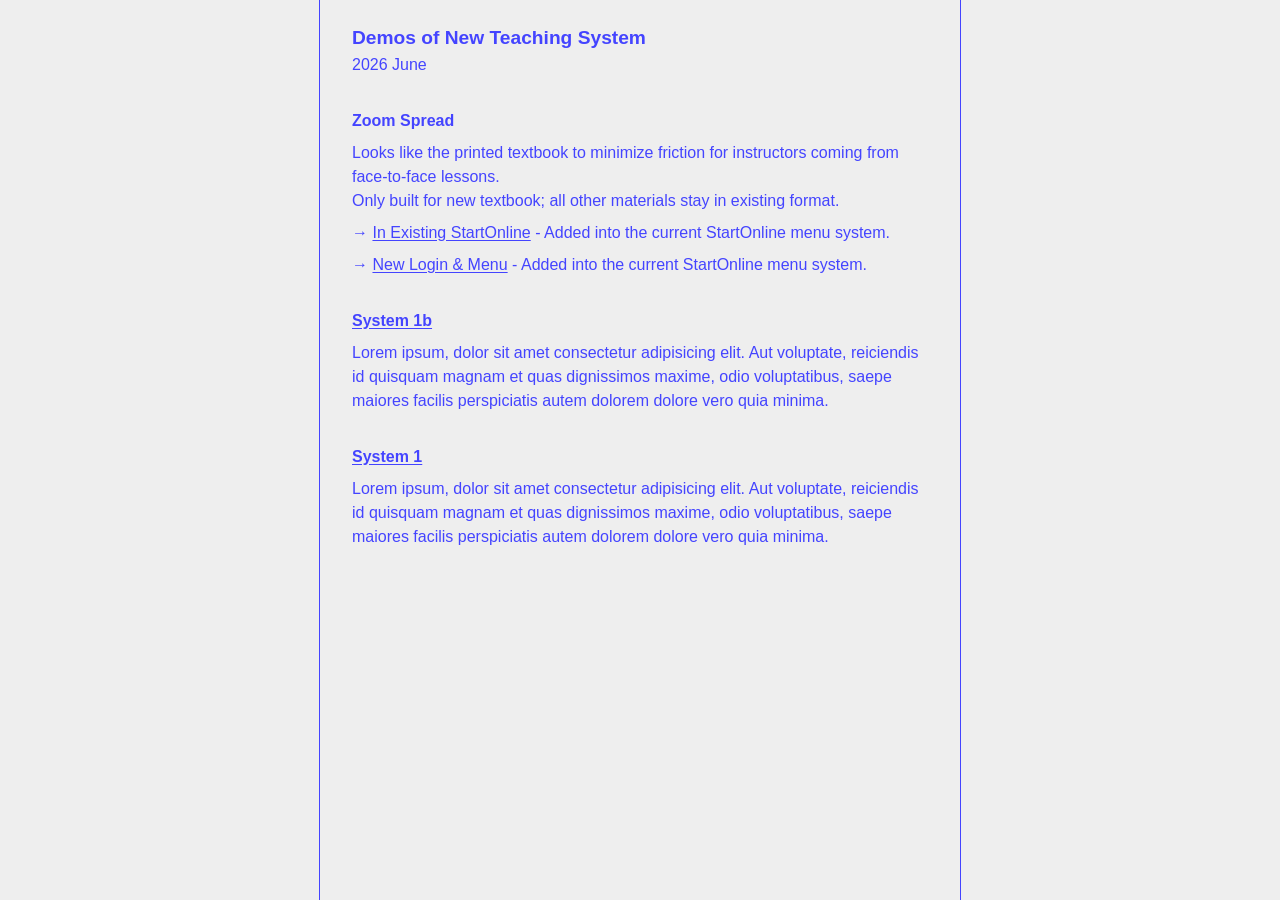
<file: index.html>
<!doctype html>
<html lang="en" translate="no">
<head>
  <meta charset="utf-8">
  <meta name="viewport" content="width=device-width, initial-scale=1.0">
  <meta name="google" content="notranslate">

  <title>New Teaching System</title>

  <link href="./_assets/css/top.css" rel="stylesheet" type="text/css">
  <script src="./_assets/js/main.js" type="module"></script>
</head>
<body>
  <main>
    <header>
      <h1>Demos of New Teaching System</h1>
      <p>2026 June</p>
    </header>

    <article>
      <h2>Zoom Spread</h2>
      <p>
        Looks like the printed textbook to minimize friction for instructors coming from face-to-face lessons.
        <br>
        Only built for new textbook; all other materials stay in existing format.
      </p>
      <p>&rarr; <a href="./system1/menu1/login.html">In Existing StartOnline</a> - Added into the current StartOnline menu system.</p>
      <p>&rarr; <a href="./system1/menu2/login.html">New Login &amp; Menu</a> - Added into the current StartOnline menu system.</p>
      <!--<p>Applying the 'zooming 2-page spread' idea into .</p>-->
    </article>

    <article>
      <h2><a href="./system1/">System 1b</a></h2>
      <p>Lorem ipsum, dolor sit amet consectetur adipisicing elit. Aut voluptate, reiciendis id quisquam magnam et quas dignissimos maxime, odio voluptatibus, saepe maiores facilis perspiciatis autem dolorem dolore vero quia minima.</p>
    </article>

    <article>
      <h2><a href="./system1/">System 1</a></h2>
      <p>Lorem ipsum, dolor sit amet consectetur adipisicing elit. Aut voluptate, reiciendis id quisquam magnam et quas dignissimos maxime, odio voluptatibus, saepe maiores facilis perspiciatis autem dolorem dolore vero quia minima.</p>
    </article>

  </main>
</body>
</html>
</file>
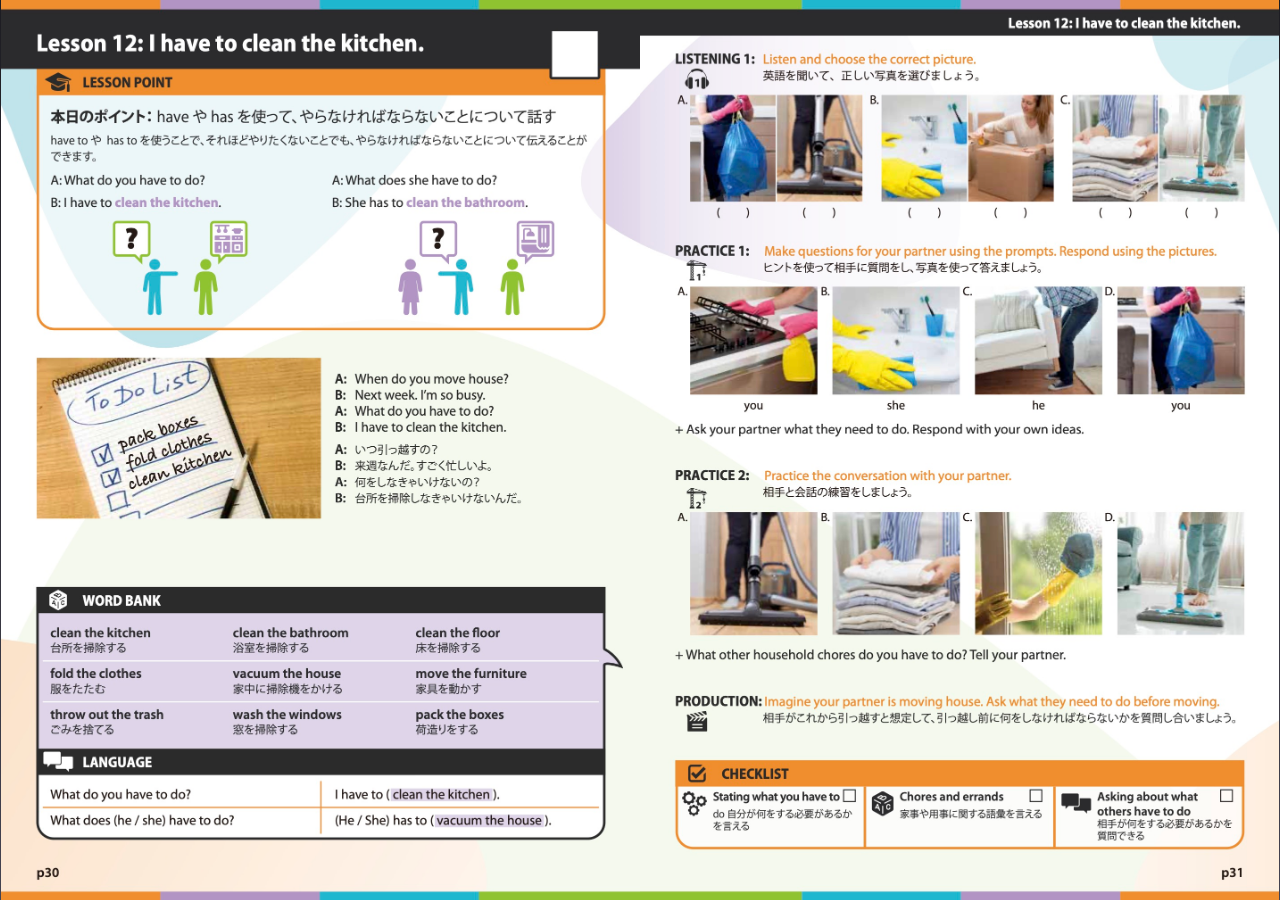
<file: system1/lesson/index.html>
<!DOCTYPE html>
<html lang="en" translate="no">
<head>
  <meta charset="utf-8">
  <meta name="viewport" content="width=device-width, initial-scale=1.0">
  <meta name="google" content="notranslate">

  <title>NTP</title>

  <!--<link href="./styles.css" rel="stylesheet" type="text/css">-->
  <!--<script src="./main.js" type="module"></script>-->
  <style>

    :root {
      /*--aspect-w: 16;*/
      /*--aspect-h: 10;*/

      /* Aspect ratio 88:125 based on 176x250 (w x h) which I think was a portrait A4 page */
      --aspect-w: 125;
      --aspect-h: 88;
      --aspect: var(--aspect-w) / var(--aspect-h);
      --aspect-invert: var(--aspect-h) / var(--aspect-w);

      --zoom: 1;
      --zoom-x: 50%;
      --zoom-y: 50%;
    }

    html {
      font-family: -system-ui, -apple-system, BlinkMacSystemFont, segoe ui, Roboto, Helvetica, Arial, apple color emoji, segoe ui emoji, segoe ui symbol, sans-serif;
      font-size: 16px;
    }

    body {
      margin: 0;
      padding: 0;
      width: 100vw;
      height: 100vh;
      overflow: hidden;


      display: flex;
      flex-direction: column;
      align-items: center;
      justify-content: center;

      background-image: linear-gradient(0deg, #0008, #000c);
      background-color: #d8d5ff;
    }

    #container {
      width: 100%;
      position: relative;

      display: flex;
      flex-direction: column;
      align-items: center;
      justify-content: center;

      container-type: inline-size;

      width: 100%;
      aspect-ratio: var(--aspect);
      max-width: calc(100vh * var(--aspect));

      transition: scale 800ms cubic-bezier(0.4, 0, 0.2, 1);
      /*scale: 2;*/
      transform-origin: var(--zoom-x) var(--zoom-y);
      scale: var(--zoom);
    }

    #spread {
      width: 100%;
      /*height: 100%;*/
      /*position: absolute;*/
      display: flex;
      flex-direction: row;
      box-shadow: 0 0 2em 2em #0005;
      position: relative;
      z-index: 1;
    }

    #spread img {
      display: block;
      overflow: hidden;
      height: 100%;
      flex: 50% 0 0;
      object-fit: cover;
    }

    #overlays {
      position: absolute;
      top: 0;
      left: 0;
      width: 100%;
      height: 100%;
      z-index: 2;

      font-family: 'Myriad Pro', sans-serif;
      color: #fff;
      font-size: 1cqw;
    }

    #zones {
      width: 100%;
      height: 100%;
      /*box-shadow: inset 0 0 0 2px red;*/
      display: flex;
      flex-direction: row;
    }

    .zone-column {
      flex: 50% 0 0;
      display: flex;
      flex-direction: column;
      /*box-shadow: inset 0 0 0 2px blue;*/
    }

    .zone {
      /*box-shadow: inset 0 0 0 2px green;*/
      width: 100%;
      cursor: pointer;
    }
    .zone:hover {
      /*background-color: #0f03;*/
      box-shadow: 0 0 0 2px #ff0;
    }

    #zone-header   { flex: 5.3em 0 0; }
    #zone-point    { flex: 21.6em 0 0; }
    #zone-conv     { flex: 16.7em 0 0; }
    #zone-wordbank { flex: 24.5em 0 0; }

    #zone-listening1 { flex: 18em 0 0; }
    #zone-practice1  { flex: 17.5em 0 0; }
    #zone-practice2  { flex: 17.5em 0 0; }
    #zone-production { flex: 6em 0 0; }

  </style>
</head>
<body>
  <div id="container">
    <div id="spread">
      <img src="./img/L12-P1-200.jpg" alt="Page 1" width="1432" height="2023"">
      <img src="./img/L12-P2-200.jpg" alt="Page 2" width="1432" height="2023"">
    </div>
    <div id="overlays">
      <div id="zones">
        <div class="zone-column column-left" id="page1">
          <div class="zone" id="zone-header"></div>
          <div class="zone" id="zone-point"></div>
          <div class="zone" id="zone-conv"></div>
          <div class="zone" id="zone-wordbank"></div>
        </div>
        <div class="zone-column column-right" id="page2">
          <div class="zone" id="zone-listening1"></div>
          <div class="zone" id="zone-practice1"></div>
          <div class="zone" id="zone-practice2"></div>
          <div class="zone" id="zone-production"></div>
        </div>
      </div>
      <!--<p class="title">Hello</p>-->
    </div>
  </div>

  <script>

    const log = console.log;

    const allZones = document.querySelectorAll('.zone');
    allZones.forEach(zone => zone.addEventListener('click', zoneClick));

    let zoom = 1;
    const zoomLimits = { min: 1, max: 3 };

    function zoneClick(event) {
      log(event);
      const zone = event.currentTarget;
      log(zone.parentNode);
      const rect = zone.getBoundingClientRect();
      // const center = { x: rect.x + (rect.width/2), y: rect.y + (rect.height/2) }
      const center = { x: rect.x, y: rect.y }
      log(center)
      const x =
        zone.parentNode.classList.contains('column-left')  ? '0%' :
        zone.parentNode.classList.contains('column-right') ? '100%' :
        0;

      // document.documentElement.style.setProperty('--zoom-x', `${center.x}px`);
      document.documentElement.style.setProperty('--zoom-x', x);
      document.documentElement.style.setProperty('--zoom-y', `${center.y}px`);

      zoomLevel(1);
    }

    document.body.addEventListener('contextmenu', rightClick);
    document.body.addEventListener('dblclick', (event) => {
      event.preventDefault();
    });

    function rightClick(event) {
      event.preventDefault();
      zoomLevel(-1);
    }

    function zoomLevel(delta) {
      // log(delta);
      const newZoom = zoom + delta;
      zoom = (newZoom > zoomLimits.max) ? zoomLimits.max : (newZoom < zoomLimits.min) ? zoomLimits.min : newZoom;
      document.documentElement.style.setProperty('--zoom', zoom);
    }

    zoomLevel(0);
  </script>
</body>
</html>
</file>
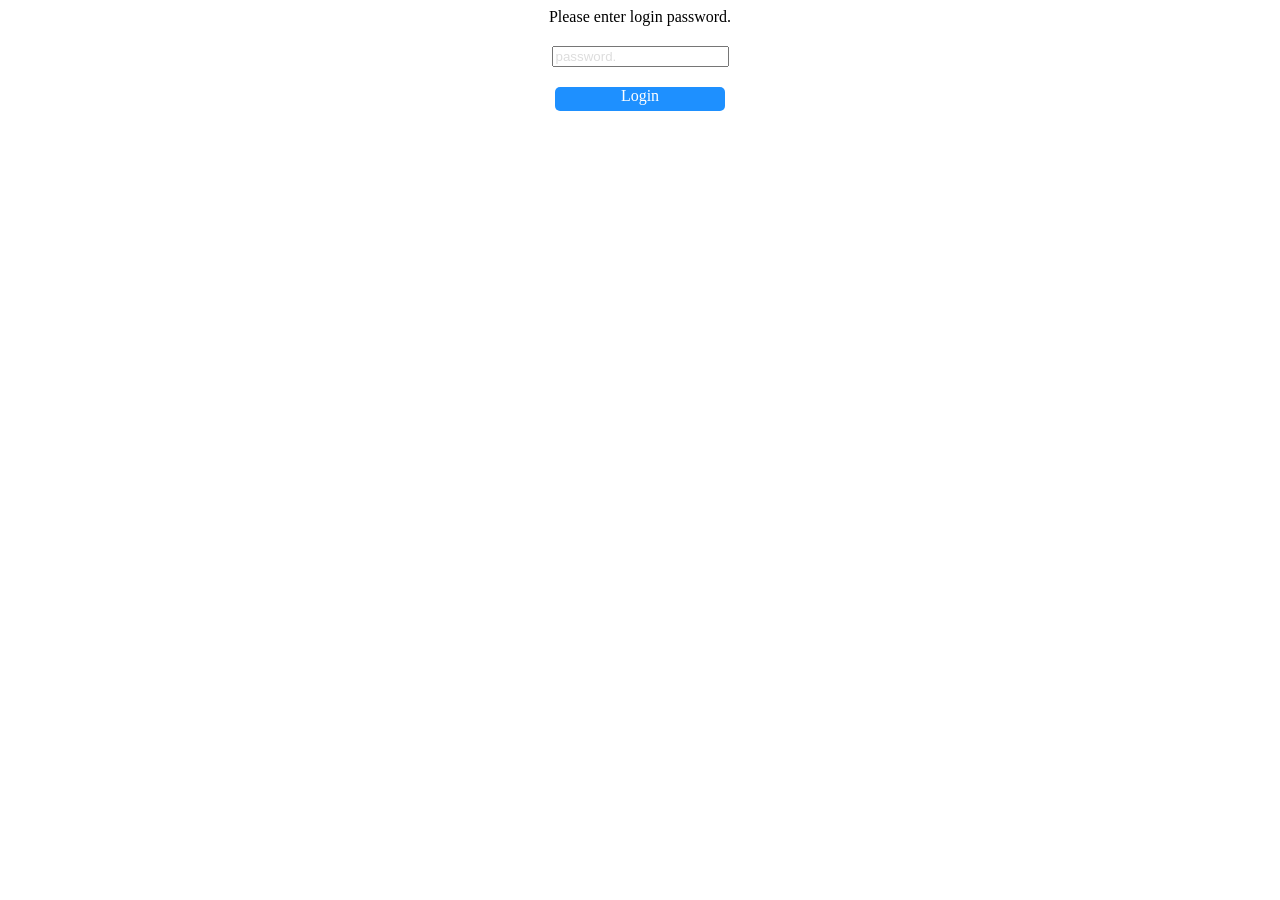
<file: system1/menu1/login.html>
<!DOCTYPE html>

<html translate="no">

<head>
	<meta name="google" content="notranslate">
	<title>Loading: just a moment</title>

	<style type="text/css">
		#links a {
			display: block;
		}

		#frame {
			text-align: center;
		}

		#title {
			margin-bottom: 20px;
		}

		#pass::placeholder {
			color: #ddd;
		}

		#enter {
			background-color: dodgerblue;
			color: white;
			width: 40%;
			margin: 20px auto;
			border-radius: 5px;
			min-width: 170px;
			max-width: 170px;
			min-height: 24px;
			max-height: 24px;
			cursor: pointer;
		}

		#error {
			color: red;
			font-weight: bold;
		}
	</style>

</head>

<body>
	<div id="frame">
		<div id="title">Please enter login password.</div>
		<div id="error" style="display: none">Password Required <span id="hint"></span> </div>
		<input id="pass" type="password" placeholder="password." />
		<div id="enter">Login</div>
	</div>

	<script type="text/javascript">
		document.querySelector('#enter').addEventListener('click', e => {
      window.location.href = './menu.html';
		});
	</script>
</body>
</html>
</file>
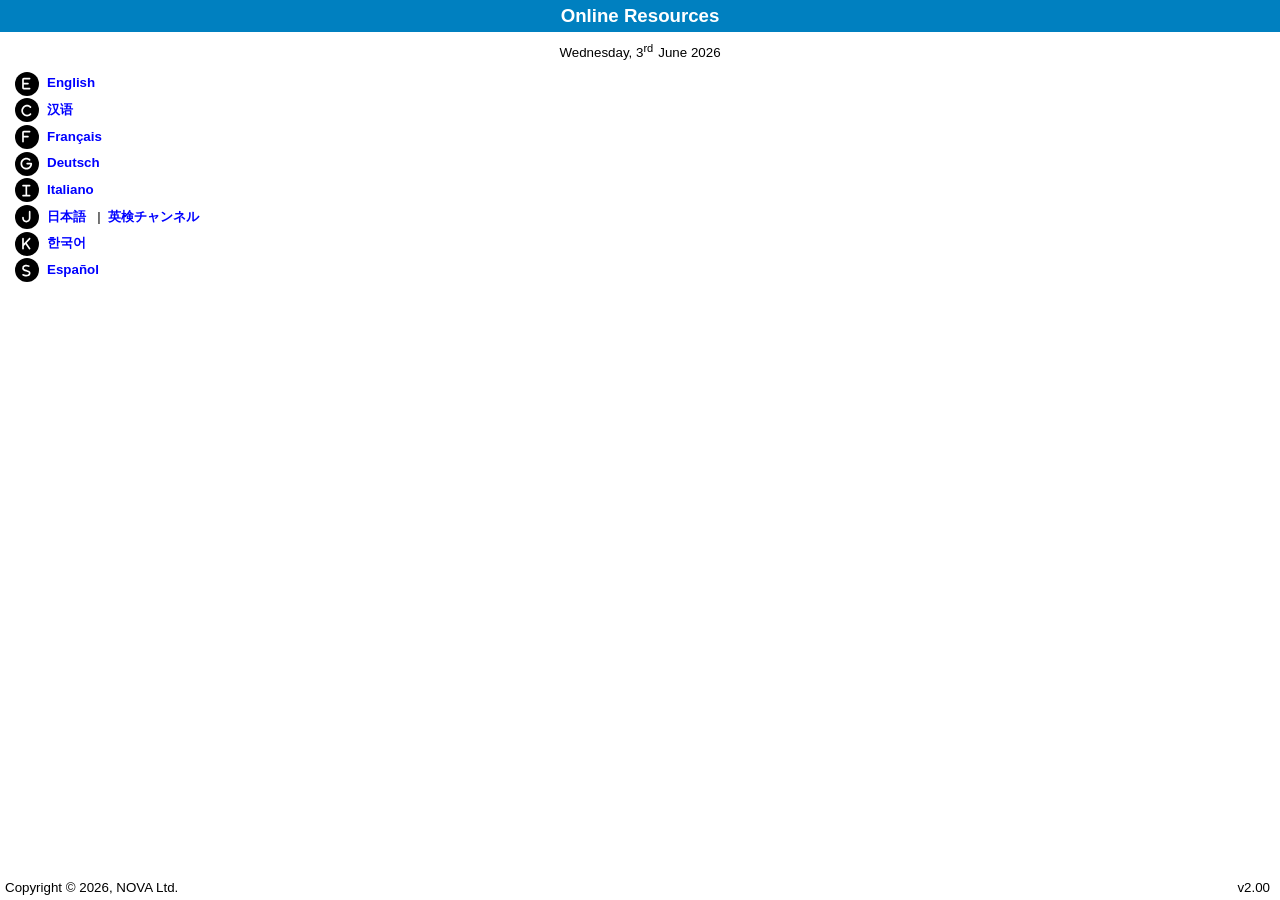
<file: system1/menu1/menu.html>
<!DOCTYPE html>
<html lang="en" translate="no">
	<head>
		<meta charset="UTF-8" />
		<meta name="viewport" content="width=device-width, initial-scale=1.0" />
		<title>Start Online</title>
		<link href="./css/menu.css" type="text/css" rel="stylesheet">
		<style type="text/css">:host,:root{--fa-font-solid:normal 900 1em/1 "Font Awesome 6 Free";--fa-font-regular:normal 400 1em/1 "Font Awesome 6 Free";--fa-font-light:normal 300 1em/1 "Font Awesome 6 Pro";--fa-font-thin:normal 100 1em/1 "Font Awesome 6 Pro";--fa-font-duotone:normal 900 1em/1 "Font Awesome 6 Duotone";--fa-font-brands:normal 400 1em/1 "Font Awesome 6 Brands";--fa-font-sharp-solid:normal 900 1em/1 "Font Awesome 6 Sharp";--fa-font-sharp-regular:normal 400 1em/1 "Font Awesome 6 Sharp";--fa-font-sharp-light:normal 300 1em/1 "Font Awesome 6 Sharp";--fa-font-sharp-thin:normal 100 1em/1 "Font Awesome 6 Sharp";--fa-font-sharp-duotone-solid:normal 900 1em/1 "Font Awesome 6 Sharp Duotone"}svg:not(:host).svg-inline--fa,svg:not(:root).svg-inline--fa{overflow:visible;box-sizing:content-box}.svg-inline--fa{display:var(--fa-display,inline-block);height:1em;overflow:visible;vertical-align:-.125em}.svg-inline--fa.fa-2xs{vertical-align:.1em}.svg-inline--fa.fa-xs{vertical-align:0}.svg-inline--fa.fa-sm{vertical-align:-.0714285705em}.svg-inline--fa.fa-lg{vertical-align:-.2em}.svg-inline--fa.fa-xl{vertical-align:-.25em}.svg-inline--fa.fa-2xl{vertical-align:-.3125em}.svg-inline--fa.fa-pull-left{margin-right:var(--fa-pull-margin,.3em);width:auto}.svg-inline--fa.fa-pull-right{margin-left:var(--fa-pull-margin,.3em);width:auto}.svg-inline--fa.fa-li{width:var(--fa-li-width,2em);top:.25em}.svg-inline--fa.fa-fw{width:var(--fa-fw-width,1.25em)}.fa-layers svg.svg-inline--fa{bottom:0;left:0;margin:auto;position:absolute;right:0;top:0}.fa-layers-counter,.fa-layers-text{display:inline-block;position:absolute;text-align:center}.fa-layers{display:inline-block;height:1em;position:relative;text-align:center;vertical-align:-.125em;width:1em}.fa-layers svg.svg-inline--fa{transform-origin:center center}.fa-layers-text{left:50%;top:50%;transform:translate(-50%,-50%);transform-origin:center center}.fa-layers-counter{background-color:var(--fa-counter-background-color,#ff253a);border-radius:var(--fa-counter-border-radius,1em);box-sizing:border-box;color:var(--fa-inverse,#fff);line-height:var(--fa-counter-line-height,1);max-width:var(--fa-counter-max-width,5em);min-width:var(--fa-counter-min-width,1.5em);overflow:hidden;padding:var(--fa-counter-padding,.25em .5em);right:var(--fa-right,0);text-overflow:ellipsis;top:var(--fa-top,0);transform:scale(var(--fa-counter-scale,.25));transform-origin:top right}.fa-layers-bottom-right{bottom:var(--fa-bottom,0);right:var(--fa-right,0);top:auto;transform:scale(var(--fa-layers-scale,.25));transform-origin:bottom right}.fa-layers-bottom-left{bottom:var(--fa-bottom,0);left:var(--fa-left,0);right:auto;top:auto;transform:scale(var(--fa-layers-scale,.25));transform-origin:bottom left}.fa-layers-top-right{top:var(--fa-top,0);right:var(--fa-right,0);transform:scale(var(--fa-layers-scale,.25));transform-origin:top right}.fa-layers-top-left{left:var(--fa-left,0);right:auto;top:var(--fa-top,0);transform:scale(var(--fa-layers-scale,.25));transform-origin:top left}.fa-1x{font-size:1em}.fa-2x{font-size:2em}.fa-3x{font-size:3em}.fa-4x{font-size:4em}.fa-5x{font-size:5em}.fa-6x{font-size:6em}.fa-7x{font-size:7em}.fa-8x{font-size:8em}.fa-9x{font-size:9em}.fa-10x{font-size:10em}.fa-2xs{font-size:.625em;line-height:.1em;vertical-align:.225em}.fa-xs{font-size:.75em;line-height:.0833333337em;vertical-align:.125em}.fa-sm{font-size:.875em;line-height:.0714285718em;vertical-align:.0535714295em}.fa-lg{font-size:1.25em;line-height:.05em;vertical-align:-.075em}.fa-xl{font-size:1.5em;line-height:.0416666682em;vertical-align:-.125em}.fa-2xl{font-size:2em;line-height:.03125em;vertical-align:-.1875em}.fa-fw{text-align:center;width:1.25em}.fa-ul{list-style-type:none;margin-left:var(--fa-li-margin,2.5em);padding-left:0}.fa-ul>li{position:relative}.fa-li{left:calc(-1 * var(--fa-li-width,2em));position:absolute;text-align:center;width:var(--fa-li-width,2em);line-height:inherit}.fa-border{border-color:var(--fa-border-color,#eee);border-radius:var(--fa-border-radius,.1em);border-style:var(--fa-border-style,solid);border-width:var(--fa-border-width,.08em);padding:var(--fa-border-padding,.2em .25em .15em)}.fa-pull-left{float:left;margin-right:var(--fa-pull-margin,.3em)}.fa-pull-right{float:right;margin-left:var(--fa-pull-margin,.3em)}.fa-beat{animation-name:fa-beat;animation-delay:var(--fa-animation-delay,0s);animation-direction:var(--fa-animation-direction,normal);animation-duration:var(--fa-animation-duration,1s);animation-iteration-count:var(--fa-animation-iteration-count,infinite);animation-timing-function:var(--fa-animation-timing,ease-in-out)}.fa-bounce{animation-name:fa-bounce;animation-delay:var(--fa-animation-delay,0s);animation-direction:var(--fa-animation-direction,normal);animation-duration:var(--fa-animation-duration,1s);animation-iteration-count:var(--fa-animation-iteration-count,infinite);animation-timing-function:var(--fa-animation-timing,cubic-bezier(.28,.84,.42,1))}.fa-fade{animation-name:fa-fade;animation-delay:var(--fa-animation-delay,0s);animation-direction:var(--fa-animation-direction,normal);animation-duration:var(--fa-animation-duration,1s);animation-iteration-count:var(--fa-animation-iteration-count,infinite);animation-timing-function:var(--fa-animation-timing,cubic-bezier(.4,0,.6,1))}.fa-beat-fade{animation-name:fa-beat-fade;animation-delay:var(--fa-animation-delay,0s);animation-direction:var(--fa-animation-direction,normal);animation-duration:var(--fa-animation-duration,1s);animation-iteration-count:var(--fa-animation-iteration-count,infinite);animation-timing-function:var(--fa-animation-timing,cubic-bezier(.4,0,.6,1))}.fa-flip{animation-name:fa-flip;animation-delay:var(--fa-animation-delay,0s);animation-direction:var(--fa-animation-direction,normal);animation-duration:var(--fa-animation-duration,1s);animation-iteration-count:var(--fa-animation-iteration-count,infinite);animation-timing-function:var(--fa-animation-timing,ease-in-out)}.fa-shake{animation-name:fa-shake;animation-delay:var(--fa-animation-delay,0s);animation-direction:var(--fa-animation-direction,normal);animation-duration:var(--fa-animation-duration,1s);animation-iteration-count:var(--fa-animation-iteration-count,infinite);animation-timing-function:var(--fa-animation-timing,linear)}.fa-spin{animation-name:fa-spin;animation-delay:var(--fa-animation-delay,0s);animation-direction:var(--fa-animation-direction,normal);animation-duration:var(--fa-animation-duration,2s);animation-iteration-count:var(--fa-animation-iteration-count,infinite);animation-timing-function:var(--fa-animation-timing,linear)}.fa-spin-reverse{--fa-animation-direction:reverse}.fa-pulse,.fa-spin-pulse{animation-name:fa-spin;animation-direction:var(--fa-animation-direction,normal);animation-duration:var(--fa-animation-duration,1s);animation-iteration-count:var(--fa-animation-iteration-count,infinite);animation-timing-function:var(--fa-animation-timing,steps(8))}@media (prefers-reduced-motion:reduce){.fa-beat,.fa-beat-fade,.fa-bounce,.fa-fade,.fa-flip,.fa-pulse,.fa-shake,.fa-spin,.fa-spin-pulse{animation-delay:-1ms;animation-duration:1ms;animation-iteration-count:1;transition-delay:0s;transition-duration:0s}}@keyframes fa-beat{0%,90%{transform:scale(1)}45%{transform:scale(var(--fa-beat-scale,1.25))}}@keyframes fa-bounce{0%{transform:scale(1,1) translateY(0)}10%{transform:scale(var(--fa-bounce-start-scale-x,1.1),var(--fa-bounce-start-scale-y,.9)) translateY(0)}30%{transform:scale(var(--fa-bounce-jump-scale-x,.9),var(--fa-bounce-jump-scale-y,1.1)) translateY(var(--fa-bounce-height,-.5em))}50%{transform:scale(var(--fa-bounce-land-scale-x,1.05),var(--fa-bounce-land-scale-y,.95)) translateY(0)}57%{transform:scale(1,1) translateY(var(--fa-bounce-rebound,-.125em))}64%{transform:scale(1,1) translateY(0)}100%{transform:scale(1,1) translateY(0)}}@keyframes fa-fade{50%{opacity:var(--fa-fade-opacity,.4)}}@keyframes fa-beat-fade{0%,100%{opacity:var(--fa-beat-fade-opacity,.4);transform:scale(1)}50%{opacity:1;transform:scale(var(--fa-beat-fade-scale,1.125))}}@keyframes fa-flip{50%{transform:rotate3d(var(--fa-flip-x,0),var(--fa-flip-y,1),var(--fa-flip-z,0),var(--fa-flip-angle,-180deg))}}@keyframes fa-shake{0%{transform:rotate(-15deg)}4%{transform:rotate(15deg)}24%,8%{transform:rotate(-18deg)}12%,28%{transform:rotate(18deg)}16%{transform:rotate(-22deg)}20%{transform:rotate(22deg)}32%{transform:rotate(-12deg)}36%{transform:rotate(12deg)}100%,40%{transform:rotate(0)}}@keyframes fa-spin{0%{transform:rotate(0)}100%{transform:rotate(360deg)}}.fa-rotate-90{transform:rotate(90deg)}.fa-rotate-180{transform:rotate(180deg)}.fa-rotate-270{transform:rotate(270deg)}.fa-flip-horizontal{transform:scale(-1,1)}.fa-flip-vertical{transform:scale(1,-1)}.fa-flip-both,.fa-flip-horizontal.fa-flip-vertical{transform:scale(-1,-1)}.fa-rotate-by{transform:rotate(var(--fa-rotate-angle,0))}.fa-stack{display:inline-block;vertical-align:middle;height:2em;position:relative;width:2.5em}.fa-stack-1x,.fa-stack-2x{bottom:0;left:0;margin:auto;position:absolute;right:0;top:0;z-index:var(--fa-stack-z-index,auto)}.svg-inline--fa.fa-stack-1x{height:1em;width:1.25em}.svg-inline--fa.fa-stack-2x{height:2em;width:2.5em}.fa-inverse{color:var(--fa-inverse,#fff)}.fa-sr-only,.sr-only{position:absolute;width:1px;height:1px;padding:0;margin:-1px;overflow:hidden;clip:rect(0,0,0,0);white-space:nowrap;border-width:0}.fa-sr-only-focusable:not(:focus),.sr-only-focusable:not(:focus){position:absolute;width:1px;height:1px;padding:0;margin:-1px;overflow:hidden;clip:rect(0,0,0,0);white-space:nowrap;border-width:0}.svg-inline--fa .fa-primary{fill:var(--fa-primary-color,currentColor);opacity:var(--fa-primary-opacity,1)}.svg-inline--fa .fa-secondary{fill:var(--fa-secondary-color,currentColor);opacity:var(--fa-secondary-opacity,.4)}.svg-inline--fa.fa-swap-opacity .fa-primary{opacity:var(--fa-secondary-opacity,.4)}.svg-inline--fa.fa-swap-opacity .fa-secondary{opacity:var(--fa-primary-opacity,1)}.svg-inline--fa mask .fa-primary,.svg-inline--fa mask .fa-secondary{fill:#000}.fa-duotone.fa-inverse,.fad.fa-inverse{color:var(--fa-inverse,#fff)}</style>
		<style type="text/css">
					body {
						margin: 0;
						padding: 0;
					}

					.circle-style {
						font-size: 0.9em;
						color: black;
					}

					.letter-style {
						color: white;
						line-height: 1.6em;
					}

					test-server {
						display: flex;
						justify-content: center;
					}

					.test-server-heading {
						color: #ff0000;
					}

					.holiday {
						text-align: center;
					}
				</style>
	</head>
	<body>
			<header class="header">Online Resources</header>


			<div class="main">
				<div class="today" id="today"><span class="date">Wednesday, 3<sup>rd</sup>June 2026</span> </div>
				<div class="language-list" id="languageList"><div>
    <a href="../english/indexe.htm">
      <span class="fa-stack stack-styling">
        <svg class="svg-inline--fa fa-circle fa-stack-2x circle-style" aria-hidden="true" focusable="false" data-prefix="fas" data-icon="circle" role="img" xmlns="http://www.w3.org/2000/svg" viewBox="0 0 512 512" data-fa-i2svg=""><path fill="currentColor" d="M256 512A256 256 0 1 0 256 0a256 256 0 1 0 0 512z"></path></svg><!-- <i class="fa-solid fa-circle fa-stack-2x circle-style"></i> Font Awesome fontawesome.com -->
        <svg class="svg-inline--fa fa-e fa-stack-1x letter-style" aria-hidden="true" focusable="false" data-prefix="fas" data-icon="e" role="img" xmlns="http://www.w3.org/2000/svg" viewBox="0 0 320 512" data-fa-i2svg=""><path fill="currentColor" d="M64 32C28.7 32 0 60.7 0 96L0 256 0 416c0 35.3 28.7 64 64 64l224 0c17.7 0 32-14.3 32-32s-14.3-32-32-32L64 416l0-128 160 0c17.7 0 32-14.3 32-32s-14.3-32-32-32L64 224 64 96l224 0c17.7 0 32-14.3 32-32s-14.3-32-32-32L64 32z"></path></svg><!-- <i class="fa-solid fa-e fa-stack-1x letter-style"></i> Font Awesome fontawesome.com -->
      </span>
      English
    </a>
  </div><div>
    <a href="../chinese/indexc.htm">
      <span class="fa-stack stack-styling">
        <svg class="svg-inline--fa fa-circle fa-stack-2x circle-style" aria-hidden="true" focusable="false" data-prefix="fas" data-icon="circle" role="img" xmlns="http://www.w3.org/2000/svg" viewBox="0 0 512 512" data-fa-i2svg=""><path fill="currentColor" d="M256 512A256 256 0 1 0 256 0a256 256 0 1 0 0 512z"></path></svg><!-- <i class="fa-solid fa-circle fa-stack-2x circle-style"></i> Font Awesome fontawesome.com -->
        <svg class="svg-inline--fa fa-c fa-stack-1x letter-style" aria-hidden="true" focusable="false" data-prefix="fas" data-icon="c" role="img" xmlns="http://www.w3.org/2000/svg" viewBox="0 0 384 512" data-fa-i2svg=""><path fill="currentColor" d="M329.1 142.9c-62.5-62.5-155.8-62.5-218.3 0s-62.5 163.8 0 226.3s155.8 62.5 218.3 0c12.5-12.5 32.8-12.5 45.3 0s12.5 32.8 0 45.3c-87.5 87.5-221.3 87.5-308.8 0s-87.5-229.3 0-316.8s221.3-87.5 308.8 0c12.5 12.5 12.5 32.8 0 45.3s-32.8 12.5-45.3 0z"></path></svg><!-- <i class="fa-solid fa-c fa-stack-1x letter-style"></i> Font Awesome fontawesome.com -->
      </span>
      汉语
    </a>
  </div><div>
    <a href="../french/indexf.htm">
      <span class="fa-stack stack-styling">
        <svg class="svg-inline--fa fa-circle fa-stack-2x circle-style" aria-hidden="true" focusable="false" data-prefix="fas" data-icon="circle" role="img" xmlns="http://www.w3.org/2000/svg" viewBox="0 0 512 512" data-fa-i2svg=""><path fill="currentColor" d="M256 512A256 256 0 1 0 256 0a256 256 0 1 0 0 512z"></path></svg><!-- <i class="fa-solid fa-circle fa-stack-2x circle-style"></i> Font Awesome fontawesome.com -->
        <svg class="svg-inline--fa fa-f fa-stack-1x letter-style" aria-hidden="true" focusable="false" data-prefix="fas" data-icon="f" role="img" xmlns="http://www.w3.org/2000/svg" viewBox="0 0 320 512" data-fa-i2svg=""><path fill="currentColor" d="M64 32C28.7 32 0 60.7 0 96L0 256 0 448c0 17.7 14.3 32 32 32s32-14.3 32-32l0-160 160 0c17.7 0 32-14.3 32-32s-14.3-32-32-32L64 224 64 96l224 0c17.7 0 32-14.3 32-32s-14.3-32-32-32L64 32z"></path></svg><!-- <i class="fa-solid fa-f fa-stack-1x letter-style"></i> Font Awesome fontawesome.com -->
      </span>
      Français
    </a>
  </div><div>
    <a href="../german/indexg.htm">
      <span class="fa-stack stack-styling">
        <svg class="svg-inline--fa fa-circle fa-stack-2x circle-style" aria-hidden="true" focusable="false" data-prefix="fas" data-icon="circle" role="img" xmlns="http://www.w3.org/2000/svg" viewBox="0 0 512 512" data-fa-i2svg=""><path fill="currentColor" d="M256 512A256 256 0 1 0 256 0a256 256 0 1 0 0 512z"></path></svg><!-- <i class="fa-solid fa-circle fa-stack-2x circle-style"></i> Font Awesome fontawesome.com -->
        <svg class="svg-inline--fa fa-g fa-stack-1x letter-style" aria-hidden="true" focusable="false" data-prefix="fas" data-icon="g" role="img" xmlns="http://www.w3.org/2000/svg" viewBox="0 0 448 512" data-fa-i2svg=""><path fill="currentColor" d="M224 96C135.6 96 64 167.6 64 256s71.6 160 160 160c77.4 0 142-55 156.8-128L256 288c-17.7 0-32-14.3-32-32s14.3-32 32-32l144 0c25.8 0 49.6 21.4 47.2 50.6C437.8 389.6 341.4 480 224 480C100.3 480 0 379.7 0 256S100.3 32 224 32c57.4 0 109.7 21.6 149.3 57c13.2 11.8 14.3 32 2.5 45.2s-32 14.3-45.2 2.5C302.3 111.4 265 96 224 96z"></path></svg><!-- <i class="fa-solid fa-g fa-stack-1x letter-style"></i> Font Awesome fontawesome.com -->
      </span>
      Deutsch
    </a>
  </div><div>
    <a href="../italian/indexi.htm">
      <span class="fa-stack stack-styling">
        <svg class="svg-inline--fa fa-circle fa-stack-2x circle-style" aria-hidden="true" focusable="false" data-prefix="fas" data-icon="circle" role="img" xmlns="http://www.w3.org/2000/svg" viewBox="0 0 512 512" data-fa-i2svg=""><path fill="currentColor" d="M256 512A256 256 0 1 0 256 0a256 256 0 1 0 0 512z"></path></svg><!-- <i class="fa-solid fa-circle fa-stack-2x circle-style"></i> Font Awesome fontawesome.com -->
        <svg class="svg-inline--fa fa-i fa-stack-1x letter-style" aria-hidden="true" focusable="false" data-prefix="fas" data-icon="i" role="img" xmlns="http://www.w3.org/2000/svg" viewBox="0 0 320 512" data-fa-i2svg=""><path fill="currentColor" d="M32 32C14.3 32 0 46.3 0 64S14.3 96 32 96l96 0 0 320-96 0c-17.7 0-32 14.3-32 32s14.3 32 32 32l256 0c17.7 0 32-14.3 32-32s-14.3-32-32-32l-96 0 0-320 96 0c17.7 0 32-14.3 32-32s-14.3-32-32-32L160 32 32 32z"></path></svg><!-- <i class="fa-solid fa-i fa-stack-1x letter-style"></i> Font Awesome fontawesome.com -->
      </span>
      Italiano
    </a>
  </div><div>
    <a href="../jpn/indexj.htm">
      <span class="fa-stack stack-styling">
        <svg class="svg-inline--fa fa-circle fa-stack-2x circle-style" aria-hidden="true" focusable="false" data-prefix="fas" data-icon="circle" role="img" xmlns="http://www.w3.org/2000/svg" viewBox="0 0 512 512" data-fa-i2svg=""><path fill="currentColor" d="M256 512A256 256 0 1 0 256 0a256 256 0 1 0 0 512z"></path></svg><!-- <i class="fa-solid fa-circle fa-stack-2x circle-style"></i> Font Awesome fontawesome.com -->
        <svg class="svg-inline--fa fa-j fa-stack-1x letter-style" aria-hidden="true" focusable="false" data-prefix="fas" data-icon="j" role="img" xmlns="http://www.w3.org/2000/svg" viewBox="0 0 320 512" data-fa-i2svg=""><path fill="currentColor" d="M288 32c17.7 0 32 14.3 32 32l0 256c0 88.4-71.6 160-160 160S0 408.4 0 320l0-32c0-17.7 14.3-32 32-32s32 14.3 32 32l0 32c0 53 43 96 96 96s96-43 96-96l0-256c0-17.7 14.3-32 32-32z"></path></svg><!-- <i class="fa-solid fa-j fa-stack-1x letter-style"></i> Font Awesome fontawesome.com -->
      </span>
      日本語
    </a>&nbsp;&nbsp;|&nbsp;&nbsp;<a href="../jpn/eiken/index.html">英検チャンネル</a>
  </div><div>
    <a href="../korean/indexk.htm">
      <span class="fa-stack stack-styling">
        <svg class="svg-inline--fa fa-circle fa-stack-2x circle-style" aria-hidden="true" focusable="false" data-prefix="fas" data-icon="circle" role="img" xmlns="http://www.w3.org/2000/svg" viewBox="0 0 512 512" data-fa-i2svg=""><path fill="currentColor" d="M256 512A256 256 0 1 0 256 0a256 256 0 1 0 0 512z"></path></svg><!-- <i class="fa-solid fa-circle fa-stack-2x circle-style"></i> Font Awesome fontawesome.com -->
        <svg class="svg-inline--fa fa-k fa-stack-1x letter-style" aria-hidden="true" focusable="false" data-prefix="fas" data-icon="k" role="img" xmlns="http://www.w3.org/2000/svg" viewBox="0 0 320 512" data-fa-i2svg=""><path fill="currentColor" d="M311 86.3c12.3-12.7 12-32.9-.7-45.2s-32.9-12-45.2 .7l-155.2 160L64 249 64 64c0-17.7-14.3-32-32-32S0 46.3 0 64L0 328 0 448c0 17.7 14.3 32 32 32s32-14.3 32-32l0-107 64.7-66.7 133 192c10.1 14.5 30 18.1 44.5 8.1s18.1-30 8.1-44.5L174.1 227.4 311 86.3z"></path></svg><!-- <i class="fa-solid fa-k fa-stack-1x letter-style"></i> Font Awesome fontawesome.com -->
      </span>
      한국어
    </a>
  </div><div>
    <a href="../spanish/indexs.htm">
      <span class="fa-stack stack-styling">
        <svg class="svg-inline--fa fa-circle fa-stack-2x circle-style" aria-hidden="true" focusable="false" data-prefix="fas" data-icon="circle" role="img" xmlns="http://www.w3.org/2000/svg" viewBox="0 0 512 512" data-fa-i2svg=""><path fill="currentColor" d="M256 512A256 256 0 1 0 256 0a256 256 0 1 0 0 512z"></path></svg><!-- <i class="fa-solid fa-circle fa-stack-2x circle-style"></i> Font Awesome fontawesome.com -->
        <svg class="svg-inline--fa fa-s fa-stack-1x letter-style" aria-hidden="true" focusable="false" data-prefix="fas" data-icon="s" role="img" xmlns="http://www.w3.org/2000/svg" viewBox="0 0 320 512" data-fa-i2svg=""><path fill="currentColor" d="M99.1 105.4C79 114 68.2 127.2 65.2 144.8c-2.4 14.1-.7 23.2 2 29.4c2.8 6.3 7.9 12.4 16.7 18.6c19.2 13.4 48.3 22.1 84.9 32.5c1 .3 1.9 .6 2.9 .8c32.7 9.3 72 20.6 100.9 40.7c15.7 10.9 29.9 25.5 38.6 45.1c8.8 19.8 10.8 42 6.6 66.3c-7.3 42.5-35.3 71.7-71.8 87.3c-35.4 15.2-79.1 17.9-123.7 10.9l-.2 0s0 0 0 0c-24-3.9-62.7-17.1-87.6-25.6c-4.8-1.7-9.2-3.1-12.8-4.3C5.1 440.8-3.9 422.7 1.6 405.9s23.7-25.8 40.5-20.3c4.9 1.6 10.2 3.4 15.9 5.4c25.4 8.6 56.4 19.2 74.4 22.1c36.8 5.7 67.5 2.5 88.5-6.5c20.1-8.6 30.8-21.8 33.9-39.4c2.4-14.1 .7-23.2-2-29.4c-2.8-6.3-7.9-12.4-16.7-18.6c-19.2-13.4-48.3-22.1-84.9-32.5c-1-.3-1.9-.6-2.9-.8c-32.7-9.3-72-20.6-100.9-40.7c-15.7-10.9-29.9-25.5-38.6-45.1c-8.8-19.8-10.8-42-6.6-66.3l31.5 5.5L2.1 133.9C9.4 91.4 37.4 62.2 73.9 46.6c35.4-15.2 79.1-17.9 123.7-10.9c13 2 52.4 9.6 66.6 13.4c17.1 4.5 27.2 22.1 22.7 39.2s-22.1 27.2-39.2 22.7c-11.2-3-48.1-10.2-60.1-12l4.9-31.5-4.9 31.5c-36.9-5.8-67.5-2.5-88.6 6.5z"></path></svg><!-- <i class="fa-solid fa-s fa-stack-1x letter-style"></i> Font Awesome fontawesome.com -->
      </span>
      Español
    </a>
  </div></div>
			</div>


	<footer>
		<span class="copyright" id="thisYear">Copyright © 2026, NOVA Ltd.</span>
		<div id="version-display" style="position: fixed; bottom: 5px; right: 10px;">v2.00</div>
	</footer>

	<script>
  	document.querySelector('body').addEventListener('click', e => {
     e.preventDefault();
     window.location.href = './menu-en.html';
   });
	</script>
</body>
</html>
</file>
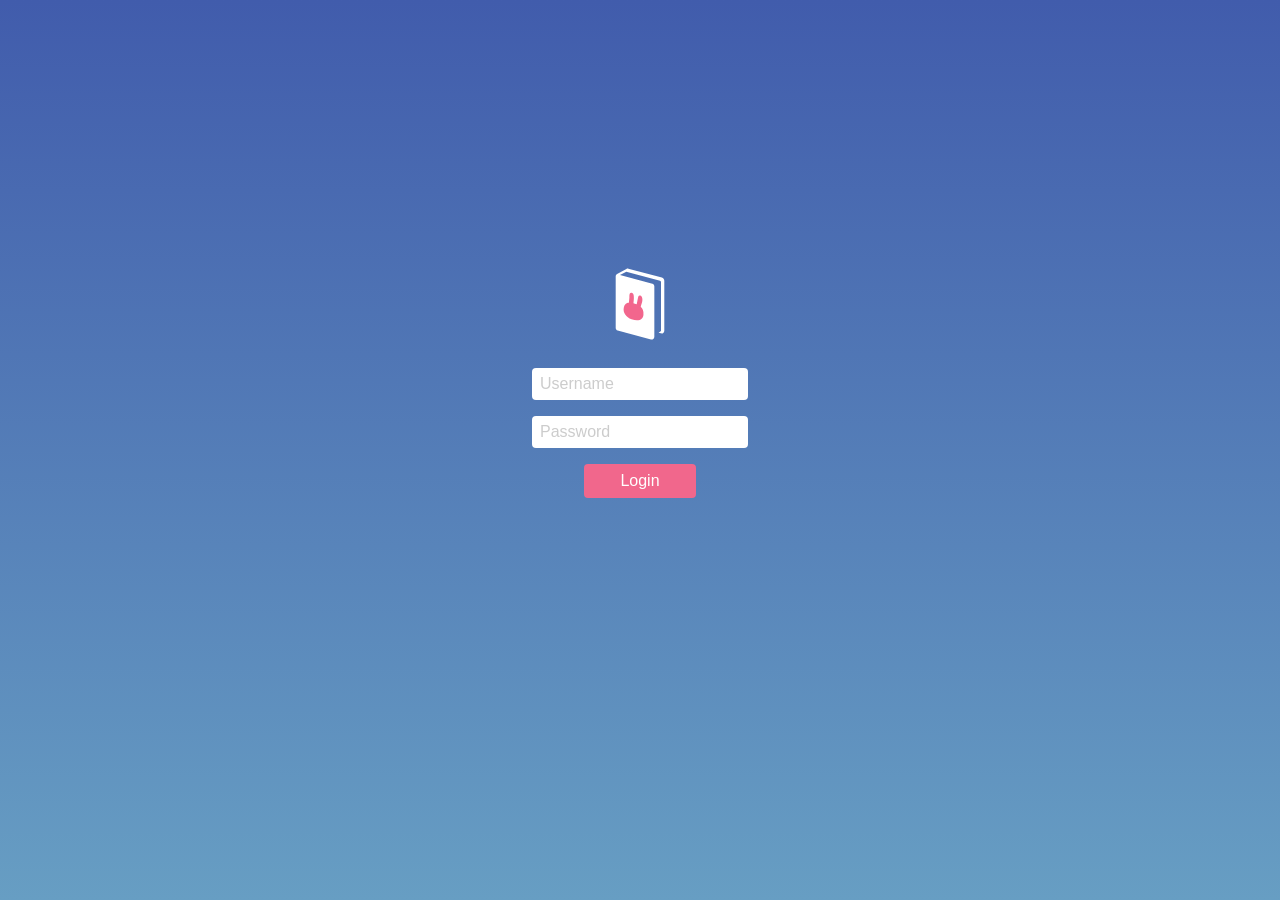
<file: system1/menu2/login.html>
<!DOCTYPE html>
<html lang="en" translate="no">
<head>
  <meta charset="utf-8">
  <meta name="viewport" content="width=device-width, initial-scale=1.0">
  <meta name="google" content="notranslate">

  <title>Login</title>

  <style type="text/css">
    @import "../../_assets/css/base.css";

    body {
      background-image: linear-gradient(180deg, #5d76da, #474482);
      background-image: linear-gradient(#89a5f8, #afd5ef);
      background-image: linear-gradient(#415cac, #679ec3);
      justify-content: center;
    }

    #form_login {
      color: #fff;
      display: flex;
      flex-direction: column;
      gap: 1em;
      /*align-items: flex-end;*/
      align-items: center;
      margin-bottom: 18vh;
    }

    input {
      line-height: 2;
      padding: 0 0.5em;
    }
    input::placeholder { color: #ccc; }

    #input_name {

    }

    #input_password {

    }

    #btn_login {
      background-color: #f1678c;
      /*font-weight: 700;*/
      line-height: 2;
      border-radius: 0.25em;
      width: 7em;
    }

    #nto-logo {
      width: 8em;
      height: auto;
    }

  </style>

</head>

<body>
  <svg id="nto-logo" width="100%" height="100%" viewBox="0 0 192 192">
    <path d="M59.544,131.827l0,-77.442c0,-1.469 0.806,-2.82 2.099,-3.519l13.957,-7.543c0.899,-0.486 1.95,-0.609 2.937,-0.345l50.213,13.455c2.186,0.585 3.706,2.566 3.706,4.829l-0,74.889c-0,1.251 -0.586,2.431 -1.583,3.187c-0.998,0.756 -2.291,1.002 -3.496,0.665l-3.54,-0.992l3.663,-2.482l0,-73.569c-0,-0.905 -0.608,-1.697 -1.482,-1.932l-50.562,-13.548l-9.456,5.146l48.535,13.005c1.749,0.469 2.965,2.053 2.965,3.864l-0,75.718c-0,1.243 -0.578,2.416 -1.565,3.173c-0.987,0.757 -2.269,1.012 -3.47,0.69l-49.956,-13.385c-1.749,-0.469 -2.965,-2.054 -2.965,-3.864Z" style="fill:#fff;"></path>
    <path d="M97.118,99.979c2.868,2.559 4.497,6.258 4.066,11.997c-0.481,6.406 -6.174,10.98 -17.853,6.854c-8.311,-2.936 -12.996,-10.157 -11.72,-16.928c1.071,-5.684 3.941,-7.693 7.722,-7.899c0.296,-2.643 0.708,-6.484 0.776,-8.004c0.109,-2.418 -0.367,-7.436 3.147,-6.833c3.514,0.602 3.551,4.571 3.542,7.735c-0.005,1.885 -0.329,5.477 -0.59,8.073c0.666,0.178 1.342,0.373 2.025,0.579c0.979,0.296 1.928,0.613 2.838,0.961c0.539,-2.632 1.325,-6.518 1.631,-8.232c0.484,-2.714 0.735,-5.595 3.589,-5.123c2.853,0.473 4.167,5.581 2.886,9.903c-0.733,2.475 -1.52,5.113 -2.059,6.917Z" style="fill:#f2668d;"></path>
    NTO Logo
  </svg>
  <form action="." id="form_login">
    <input type="text" name="input_name" id="input_name" placeholder="Username">
    <input type="password" name="input_password" id="input_password" placeholder="Password">
    <button id="btn_login" type="submit">Login</button>
  </form>

  <script type="text/javascript">
   document.querySelector('#form_login').addEventListener('submit', e => {
     e.preventDefault();
     window.location.href = './menu.html';
   });
   </script>
</body>
</html>
</file>
<file: _assets/css/top.css>
@import 'base.css';

body {
  background-color: #eee;
  color: #44f;
  padding: 0;

  min-height: 100dvh;
}

main {
  width: 100%;
  max-width: 40em;
  padding: 1.5em 2em;
  box-shadow: 0 0 0 1px;
  flex: 100% 1 1;
}

header {
  /*margin: 0;*/
  margin: 0 0 2em 0;
}

header p {
  margin: 0;
}

p {
  margin: 0.5em 0;
}

article {
  margin: 2em 0;
}
</file>
<file: system1/menu1/css/menu.css>
#ending {
	display:        						none;
}

#junior {
	display:        						none;
}

#kinder {
	display:        						none;
}

#menu a {
	color:          						#0000ff;
	background:     				transparent;
}

#middle {
	display:        						none;
}

#opening {
	display:        						block;
}

#pulloutmenu a {
	color:          						#000000;
	text-decoration:				none;
	background:     				transparent;
}

#pulloutmenu a:hover {
	background:     				#000000;
	color:          						#d3d3d3;
}

#senior {
	display:        						none;
}

.arrows {
	top:            						0;
	right:          						0;
	border:         					0;
	position:       					absolute;
}

.assessSection {
	background:     				#e6e6e6;
	width:          						100%;
	padding:        					10px;
	clear:          						both;
}

.assessmentAndDecision {
	background:     				#f0f0f0;
	width:          						100%;
	padding:        					10px;
}

.b0 {
	background:     				#e6f0fa;
	font-size:      					10pt;
	padding:        					10px;
	font-family:    					Arial;
}

.b1 {
	background:     				#e6ebe6;
	font-size:      					10pt;
	padding:        					10px;
	font-family:    					Arial;
}

.b2 {
	background:     				#e6e6d2;
	font-size:      					10pt;
	padding:        					10px;
	font-family:    					Arial;
}

.b3 {
	background:     				#e6e1be;
	font-size:      					10pt;
	padding:        					10px;
	font-family:    					Arial;
}

.b4 {
	background:     				#e6dcaa;
	font-size:      					10pt;
	padding:        					10px;
	font-family:    					Arial;
}

.b5 {
	background:     				#d2dcaa;
	font-size:      					10pt;
	padding:        					10px;
	font-family:    					Arial;
}

.b6 {
	background:     				#bedcaa;
	font-size:      					10pt;
	padding:        					10px;
	font-family:    					Arial;
}

.b7 {
	background:     				#afe1aa;
	font-size:      					10pt;
	padding:        					10px;
	font-family:    					Arial;
}

.b8 {
	background:     				#74fc74;
	font-size:      					10pt;
	padding:        					10px;
	font-family:    					Arial;
}

.b9 {
	background:     				#ff7676;
	font-size:      					10pt;
	padding:        					10px;
	font-family:    					Arial;
}

.b10 {
	background:     				#ff7676;
	font-size:      					11pt;
	padding:        					5px;
	font-family:    					Arial;
	color:          						#ffffff;
	font-weight:						bold;
}

.b11 {
	background:     				#f0ff9a;
	font-size:      					10pt;
	padding:        					10px;
	font-family:    					Arial;
}

.b12 {
	background:     				#d9f4ff;
	font-size:      					10pt;
	padding:        					10px;
	font-family:    					Arial;
}

.b13 {
	background:     				#fee4e4;
	font-size:      					10pt;
	padding:        					10px;
	font-family:    					Arial;
}

.bold {
	font-weight:    					bold;
}

.border {
	border:         					1px solid #bebebe;
}

.button {
	color:          						#000096;
	background:     				#ffffff;
	width:          						122px;
	border:         					1px solid #009696;
	font-size:      					8pt;
	cursor:         						hand;
}

.button1 {
	color:          						#000096;
	background:     				#ffffff;
	width:          						122px;
	border:         					1px solid #009696;
	font-size:      					8pt;
	cursor:         						hand;
	text-align:     					center;
}

.button3 {
	/*color:          						#FFF;*/
	color:          						#0000E7;
	/*background:						#64B5B6;*/
	background:     				#CEEFFE;
	width:          						115px;
	/*border:         					1px solid #7CC1EC;*/
	border:								none;
	font-size:      					8pt;
	cursor:         						hand;
	font-weight:						bold;
}

.center {
	text-align:     					center;
}

.demonstration {
	font-weight:    					bold;
}

.desc {
	font-weight:    					bold;
}

.extension {
	font-weight:    					bold;
}

.extrainfo {
	display:        						none;
}

.hbwe {
	font-size:      					12pt;
	cursor:         						hand;
	font-family:    					webdings;
}

.hbwi {
	font-size:      					12pt;
	font-family:    					wingdings;
}

.hdesc {
	font-size:      					10pt;
	padding-left:   					15px;
	font-family:    					Arial;
}

.header {
	font-family:    					Arial;
	font-weight:    					bold;
}

.headerbox {
	background:     				#E4E4FF;
	/*height:         						100%;*/
	font-size:      					10pt;
	/*border-top:         			1px solid #bebebe;
	border-left:         				1px solid #bebebe;
	border-bottom:         		1px solid #bebebe;*/
}

.headersmall {
	font-size:      					9pt;
	font-family:    					Arial, sans-serif;
	font-weight:    					bold;
}

.hidden {
	display:        						none;
}

.hnum {
	background:     				#000000;
	color:          						#ffffff;
	font-size:      					12pt;
	padding-right:  				5px;
	padding-left:   					5px;
	font-family:    					Arial;
	font-weight:    					bold;
}

.hpicbor {
	width:          						122px;
	height:         						84px;
	text-align:     					center;
	vertical-align: 					middle;
}

.hpinfo {
	font-size:      					8pt;
	font-family:    					Arial;
	font-weight:    					bold;
	text-align:     					center;
}

.htitle {
	color:          						#000000;
	font-size:      					11pt;
	border-bottom:  				1px solid #800000;
	font-family:    					Arial;
	font-weight:    					bold;
}

.lessoninfo {
	font-size:      					10pt;
	padding:        					5px;
	font-family:    					Arial;
}

.lessonsection {
	border:         					1px solid #808080;
	margin-bottom:  			5px;
	width:          						98%;
	text-align:     					left;
}

.levellink {
	background:     				#e6f0fa;
	font-size:      					12pt;
	padding:        					3px;
	font-weight:    					bold;
	text-align:     					center;
}

.levellink A {
	color:          						#0000ff;
}

.levellink A:hover {
	color:          						#000000;
}

.levellink A:visited {
	color:          						#0000ff;
}

.link {
	color:          						#0000ff;
	font-size:      					10pt;
	font-weight:    					bold;
	cursor:         						hand;
	text-decoration:				none;
}

.kidslink {
	color:          						#0000ff;
	font-size:      					9pt;
	/*font-weight:    					bold;*/
	cursor:         						hand;
	text-decoration:				none;
}

.linkhover {
	font-size:      					10pt;
	font-weight:    					bold;
	cursor:         						hand;
	text-decoration:				none;
	color:          						red;
}

.maininst {
	width:          						100%;
	font-size:      					13px;
	padding:        					2px;
	margin:         					3px;
	margin-right:   				7px;
	margin-left:    					7px;
	font-family:    					Arial;
	text-align:     					center;
}

.mediaLink {
	color:          						#0000ff;
	font-weight:    					bold;
	cursor:         						hand;
}

.mtable {
	background:     				#ffffff;
	margin-bottom:  			25px;
}

.mtitle {
	color:          						#000000;
	background:     				#ffffff;
	font-size:      					11pt;
	padding-bottom: 			2px;
	font-family:    					Arial;
	font-weight:    					bold;
}

.mtitle2 {
	color:          						#000000;
	background:     				#D5CB91;
	font-size:      					11pt;
	padding-bottom: 			2px;
	font-family:    					Arial;
	font-weight:    					bold;
}

.navigate {
	text-align:     					center;
}

.objectOfTheGame {
	font-weight:    					bold;
}

.onlypreview {
	background:     				#e1e1e1;
	color:          						#ff0000;
	top:            						0px;
	font-size:      					13pt;
	border:         					2px solid #0000ff;
	width:          						300px;
	left:           							7%;
	font-family:    					Arial;
	position:       					absolute;
	font-weight:    					bold;
	text-align:     					center;
	display:        						none;
}

.pclose {
	color:          						#800000;
	background:     				#ffffff;
	border:         					1px solid #000000;
	padding-left:   					3px;
	padding-right:  				3px;
	font-size:      					8pt;
	text-align:     					center;
	cursor:         						hand;
}

.pheader {
	background:     				#ffffff;
	font-size:      					12pt;
	font-family:    					Arial;
}

.picinfo {
	background:     				#ffffe1;
	left:           							15px;
	border:         					1px solid #000000;
	padding:        					2px;
	top:            						30%;
	width:          						90%;
	position:       					absolute;
}

.pmain {
	background:     				#ffffff;
}

.popup {
	background:     				#afafaf;
	border-left:    					1px solid #c8c8b4;
	border-top:     					1px solid #c8c8b4;
	left:          						 	2%;
	border-right:   					2px solid #00000a;
	border-bottom:  				2px solid #00000a;
	top:            						39%;
	height:         						60%;
	width:          						96%;
	position:       					absolute;
	display:        						none;
}

.popupmiyabi {
	left:          						 	8%;
	top:            						29%;
	height:         						50%;
	width:          						88%;
	position:       					absolute;
	display:      					  	none;
}

.additional{
	background:						#E2DAAE;
}

.popupBody {
	background:     				#fefefe;
	font-size:      					10pt;
	height:         						220px;
	padding:        					5px;
	overflow:       					auto;
	text-align:     					left;
	vertical-align: 					top;
}

.popupButton {
	color:          						#c80000;
	background:     				#ffffff;
	border:         					1px solid #000000;
	font-weight:    					bold;
	font-family:    					webdings;
}

.popupHeader {
	background:     				#fefefe;
	font-size:      					15pt;
	margin-top:     				8px;
	font-weight:    					bold;
	text-align:     					center;
}

.ptable {
	background:     				#c6c6c6;
	border-left:    					1px solid #000000;
	border-top:     					1px solid #000000;
	border-bottom:  				2px solid #000000;
	border-right:   					2px solid #000000;
}

.ptableChars {
	background:     				#c6c6c6;
	border:								none;
	padding:								-1px;
}

.reminder {
	background:     				#ffdcf0;
	width:          						100%;
	padding:        					10px;
}

.resourceheader {
	color:          						#ff8000;
	font-family:    					Arial;
}

.right {
	float:          						right;
	text-align:     					right;
}

.selector {
	background:     				#ffffff;
	font-size:      					10px;
	width:          						140px;
	border:         					1px solid #ffffff;
	padding:        					2px;
	font-family:    					Arial;
	cursor:         						hand;
}

.setup {
	font-weight:    					bold;
}

.textLink {
	color:          						#0000ff;
	font-size:      					10pt;
	padding-left:   					30px;
	font-family:    					Arial;
	font-weight:    					bold;
	cursor:         						hand;
	text-decoration:				none;
}

.textLinkHover {
	color:          						#0000ff;
	font-size:      					10pt;
	padding-left:   					30px;
	font-family:    					Arial;
	font-weight:    					bold;
	cursor:         						hand;
	text-decoration:				underline;
}

.title {
	padding:        					0px;
	font-size:      					11pt;
	border-bottom:  				1px solid #bec0c2;
	font-family:    					Arial;
	font-weight:    					bold;
	text-align:     					right;
}

.titlenum {
	background:     				#000000;
	color:          						#ffffff;
	font-size:      					10pt;
	font-family:    					Arial;
	font-weight:    					bold;
	text-align:     					right;
}

.vatop {
	vertical-align: 					top;
}

.wing {
	font-family:    					wingdings;
}

.wing2 {
	font-family:    					wingdings 2;
}

.wing3 {
	font-family:    					wingdings 3;
}

a {
	color:          						#0000ff;
}

a.hextra {
	color:          						#323232;
	background:     				#ffffff;
	width:          						100%;
	height:         						11pt;
	font-size:      					9pt;
	font-family:    					Arial;
	font-weight:    					bold;
	vertical-align: 					middle;
	text-decoration:				none;
}

a.hextra:hover {
	color:          						#960000;
	text-decoration:				none;
}

a.menulink {
	color:          						#0000ff;
	width:          						120px;
	font-size:      					9pt;
	text-decoration:				none;
}

a:link {
	color:          						#0000ff;
	font-weight:    					bold;
	text-decoration:				none;
}

a:visited {
	color:          						#0000ff;
	font-weight:    					bold;
	text-decoration:				none;
}

body {
	background:     				#ffffff;
	margin:         					0px;
	font-size:      					10pt;
	font-family:    					Arial;
	overflow:       					auto;
}

body.resourcebody {
	margin:         					5px;
	text-align:     					center;
}

dd.flash {
	font-style:     					italic;
}

div {
	font-size:      					10pt;
	font-family:   				 	Arial;
}

div.activity {
	padding-bottom: 			10px;
	text-align:     					left;
}

div.aimsPopup {
	left:           							10%;
	top:            						40%;
	height:        	 					56%;
	width:         	 					80%;
	position:       					absolute;
	text-align:     					center;
	overflow:       					hidden;
	display:       	 					none;
}

div.aimsPopup2 {
	left:           							30px;
	top:            						116px;
	height:         						56%;
	width:          						80%;
	position:       					absolute;
	text-align:     					center;
	overflow:       					hidden;
	display:       	 					none;
}

div.aqa {
	background:     				#e6f0fa;
	border:         					1pz solid #bebebe;
	font-size:      					8pt;
	text-align:     					center;
}

div.cat_dc_criteria {
	background:     				#fef2ba;
	font-size:      					10pt;
	font-family:    					Arial;
}

div.cat_dc_header {
	background:     				#ffffff;
	padding-bottom: 			0px;
	padding-top:    				3px;
	padding-left:   					8px;
	font:           						bold 11pt arial;
	text-align:     					left;
}

div.catbar {
	border:         					#969696 solid 1px;
	background:     				#dcdcdc;
	padding:        					0;
	margin:         					0px;
	width:          						100%;
	font-size:      					12px;
	font-family:    					arial;
	text-align:     					center;
	border-collapse:				collapse;
	font-weight:    					strong;
}

div.catbar a {
	color:          						#0000ff;
	font-size:      					12px;
	padding:        					3px;
	font-family:    					arial;
	font-weight:    					bold;
	cursor:         						hand;
	text-decoration:				none;
}

div.catbar a.togglebutton {
	cursor:         						hand;
	font-family:    					webdings;
}

div.catbar a.togglebuttonout {
	color:          						#b4b4b4;
	font-family:    					webdings;
}

div.catbar a:hover {
	color:          						#000000;
}

div.definition {
	color:          						#000;
	background:    			 	#ff9;
	left:           							0;
	font-size:      					13px;
	top:            						150px;
	z-index:        					2;
	padding:        					2px;
	position:       					absolute;
	display:       						none;
	border:         					thin solid black;
}

div.dialogue {
	color:          						#323232;
	background:     				#f7f7f7;
	font-size:      					10pt;
	border-left:    					1px solid #bebebe;
	border-top:     					1px solid #bebebe;
	border-bottom:  				2px solid #5a5a5a;
	border-right:   					2px solid #5a5a5a;
	margin:         					3px;
	padding:        					5px;
	font-family:    					Arial;
}

div.frame {
	background:     				#ffffff;
	height:         						100%;
	width:         					 	100%;
	overflow:       					auto;
}

div.header {
	background:     				#0080c0;
	color:          						#ffffff;
	font-size:      					12pt;
	padding:        					4px;
	font-weight:    					bold;
	text-align:     					center;
}

div.language {
	text-align:     					left;
}

div.levellink {
	background:     				#e6f0fa;
	padding:        					2px;
	text-align:     					center;
}

div.levellink2 {
	border:         					#000000 solid 1px;
	background:     				#dcdcdc;
	margin:         					0px;
	width:          						100%;
	padding:        					4px;
	text-align:     					center;
	border-collapse:				collapse;
}

div.levellink2 A {
	color:          						#0000ff;
}

div.levellink2 A:hover {
	color:          						#000000;
}

div.levellink2 A:visited {
	color:          						#0000ff;
}

div.listening {
	background:     				#ffffff;
	margin:         					10px;
	padding-right:  				10px;
	padding-left:   					10px;
	border-left:    					1px solid #9b9b9b;
	border-top:     					1px solid #9b9b9b;
	border-bottom:  				2px solid #000000;
	border-right:   					2px solid #000000;
	padding-top:    				5px;
	padding-bottom: 			5px;
}

div.lmpnote {
	background:     				#f5f5f5;
	padding-left:  				 	10px;
	padding-right:  				10px;
	padding-top:    				10px;
	margin:         					1px;
	border-right:   					1px solid #696969;
	border-top:     					1px solid #696969;
	border-left:    					1px solid #696969;
	border-bottom:  				1px solid #696969;
	padding-bottom: 			5px;
	font-size:      					9pt;
}

div.mainarea {
	height:         						100%;
	overflow:       					auto;
}

div.menu {
	background:     				#ffffff;
	left:           							-150px;
	width:          						168px;
	border:         					1px solid #000000;
	top:            						23px;
	font-size:      					9pt;
	font-family:    					Arial;
	position:       					absolute;
	cursor:         						hand;
}

div.menuBC {
	background:     				#ffffff;
	left:          						 	-150px;
	width:          						168px;
	border:         					1px solid #000000;
	top:            						62px;
	font-size:      					9pt;
	font-family:    					Arial;
	position:       					absolute;
	cursor:         						hand;
}

div.partA {
	background:     				#f0fff0;
	padding-right:  				10px;
	margin-bottom:  			10px;
	padding-left:   					10px;
	padding-bottom: 			5px;
}

div.partB {
	background:     				#f8f8ff;
	padding-right:  				10px;
	margin-bottom:  			10px;
	padding-left:   					10px;
	padding-bottom: 			5px;
}

div.partHeader {
	background:     				#ffffff;
	width:          						100%;
	padding-right:  				10px;
	padding-left:  				 	10px;
	font-size:      					12pt;
	font-weight:    					bold;
}

div.pointsDisplay {
	font-size:      					80px;
}

div.popup {
	left:           							10%;
	top:            						40%;
	height:        	 					56%;
	width:         	 					80%;
	position:       					absolute;
	text-align:     					center;
	display:        						none;
}

div.popupNKW {
	left:           							10%;
	top:            						40%;
	height:        	 					56%;
	width:         	 					80%;
	position:       					absolute;
	text-align:     					center;
	display:        						none;
}

div.popupNKW2 {
	left:           							93px;
	top:            						35%;
	height:         						56%;
	width:         	 					80%;
	position:       					absolute;
	text-align:     					left;
	display:      	  					none;
}

div.popupNKW3 {
	left:           							56px;
	top:            						40%;
	height:        	 					56%;
	width:         	 					80%;
	position:       					absolute;
	text-align:     					center;
	display:        						none;
}

div.preview {
	float:          						right;
}

div.ptext {
	background:     				#f7f7f7;
	height:         						100%;
	width:          						100%;
	font-size:      					10pt;
	padding:        					5px;
	font-family:    					Arial;
	overflow:       					auto;
}

div.top {
	width:          						100%;
	padding:       				 	3px;
	text-align:     					center;
}

img.bomb {
	border:         					0;
	width:          						15px;
	height:         						15px;
}

img.charBank {
	border:         					0px;
	padding:								0px;
	width:          						128px;
	height:         						96px;
}

img.hpreview {
	width:          						122px;
	height:        					 	84px;
}

img.magnify {
	width:          						20px;
	height:         						20px;
	cursor:         						hand;
	float:          						right;
}

img.preview {
	width:          						143px;
	border:         					1px solid #000000;
	height:         						98px;
}

img.previewPic {
	border:         					1px solid #0000ff;
	width:          						300px;
}

img.previewPicSmall {
	border:         					1px solid #0000ff;
	width:          						200px;
}

img.previewPicDialog {
	border:         					1px solid #0000ff;
	width:          						100px;
	text-align:							left;
}

img.previewPicNKW{
	border:         					1px solid #0000ff;
	width:          						200px;
}

img.previewPicNKW2{
	border:         					1px solid #0000ff;
	width:          						175px;
}

img.previewPicNKW3{
	border:         					1px solid #0000ff;
	width:          						225px;
}

img.smallImage {
	width:          						110px;
}

img.thumb {
	width:          						122px;
	height:         						84px;
	cursor:        					 	hand;
}

img.thumbnailPic {
	padding:        					0px;
	margin:         					1px;
	border:         					1px solid blue;
	margin-bottom:  			4px;
	margin-top:     				4px;
	height:         						54px;
	width:          						72px;
	cursor:        					 	hand;
}

img.thumbnailPicNKW {
	padding:        					0px;
	margin:         					4px;
	border:         					2px solid white;
	margin-bottom:  			4px;
	margin-top:     				4px;
	height:      		  		 			54px;
	width:       		  		 			72px;
	cursor:     			    			hand;
}

input.audiobutton {
	background:     				#ffffff;
	padding:        					0px;
	font-size:      					18pt;
	border:         					1px solid #000000;
	font-family:    					Webdings;
}

input.button {
	color:          						#000096;
	background:     				#ffffff;
	border:         					1px solid #bebebe;
	font-size:      					8pt;
	font-family:    					Arial;
}

input.hmovebut {
	background:     				#ffffff;
	border:         					1px solid #c8c8c8;
	width:          						20px;
	height:         						30px;
}

input.play {
	color:          						#000000;
	background:     				#ffffff;
	padding:        					0px;
	font-size:      					10pt;
	margin:         					1px;
	border:         					2px solid #000000;
	padding-left:   					5px;
	padding-right:  				5px;
	font-family:    					Webdings;
}

input.playbutton {
	color:          						#000096;
	background:     				#ffffff;
	width:          						122px;
	font-size:      					16pt;
	border:         					1px solid #009696;
	height:         						29px;
	margin-top:   				  	2px;
	font-family:    					Webdings;
	cursor:         						hand;
}

input.pointButton {
	font-size:      					10pt;
	height:         						20px;
	width:          						45px;
}

input.points {
	font-size:      					10pt;
	height:         						20px;
	width:          						50px;
}

input.stop {
	color:          						#969696;
	background:     				#ffffff;
	padding:        					0px;
	font-size:      					10pt;
	margin:         					1px;
	border:         					1px solid #969696;
	padding-left:   					5px;
	padding-right:  				5px;
	font-family:    					Webdings;
}

input.text {
	color:          						#000096;
	border:         					1px solid #bebebe;
	font-size:      					8pt;
	font-family:    					Arial;
}

li.level2 {
	margin-left:    					10px;
}

ol {
	margin-top:     				0px;
	margin-left:    					0px;
	list-style-position:			inside;
}

p.center {
	text-align:     					center;
}

select.language {
	background:     				#000000;
	color:          						#dcdcdc;
	font-size:      					8pt;
	font-family:    					Arial;
	font-weight:    					bold;
}

select.options {
	color:          						#0080c0;
	font-size:      					10pt;
	border:         					1px solid #bebebe;
	font-family:    					Arial;
	font-weight:   				 	bold;
}

span.audiotitle {
	color:          						#000096;
	font-size:      					13pt;
	font-weight:   				 	bold;
}

span.green {
	color:          						#008000;
	font-size:      					12pt;
	font-weight:    					bold;
}

span.h {
	font-style:     					italic;
}

span.header {
	font-size:      					12pt;
	padding:        					4px;
	width:          						auto;
	font-weight:   				 	bold;
	display:       					 	inline;
}

span.header2 {
	width:          						100%;
	padding-right: 			 	10px;
	font-size:      					12pt;
	padding-left:  				 	5px;
	font-weight:    					bold;
}

span.headerlu {
	padding-right:  				10px;
	font-size:      					12pt;
	padding-left:   					5px;
	font-weight:    					bold;
}

span.headerlujpn {
	padding-right:  				10px;
	font-size:      					10pt;
	padding-left:  				 	5px;
	font-weight:    					bold;
}

span.i {
	font-weight:    					bold;
}

span.iu {
	font-weight:    					bold;
	text-decoration:				underline;
}

span.link {
	color:          						#0000ff;
	font-family:    					Arial;
	font-weight:    					bold;
	cursor:         						hand;
	text-decoration:				none;
}

span.blacklink {
	color:          						#686868;
	font-size:							20px;
	font-family:    					Arial;
	font-weight:    					bold;
	text-decoration:				none;
}

span.blacklinkKids {
	color:          						#5E5E5E;
	font-size:							20px;
	font-family:    					Arial;
	font-weight:    					bold;
	text-decoration:				none;
}

span.popup {
	color:          						#f00;
	font-weight:    					bold;
	cursor:         						hand;
	background:     				transparent;
}

span.popups {
	color:          						#f00;
	font-weight:    					bold;
	cursor:         						hand;
	background:     				transparent;
}

span.previewText {
	left:          						 	0px;
	font-size:      					11pt;
	top:            						227px;
	height:         						38px;
	width:          						450px;
	font-family:    					Arial;
	position:       					absolute;
	font-weight:    					bold;
	text-align:     					center;
	vertical-align: 					center;
	background:     				white;
}

span.previewTextNKW {
	left:										17px;
	width:									170px;
	font-size:      					11pt;
	top:            						143px;
	height:         						20px;
	font-family:    					Arial;
	position:       					absolute;
	font-weight:   				 	bold;
	text-align:     					center;
	vertical-align: 					center;
	background:    				white;
	border:         					1px solid #969696;
}

img.previewPic3 {
	border:         					1px solid #0000ff;
	width:          						250px;
}

img.previewPicDialog3 {
	border:         					1px solid #0000ff;
	width:          						100px;
	text-align:							left;
}

.popup3 {
	margin-left:						-285px;
	margin-top:						90px;
	position:       					absolute;
	display:        						none;
}

span.previewText3 {
	margin-left:          			-350px;
	margin-top:						195px;
	font-size:      					11pt;
	height:         						38px;
	width:          						450px;
	font-family:    					Arial;
	position:       					absolute;
	font-weight:    					bold;
	text-align:     					center;
	vertical-align: 					center;
	background:     				white;
}

span.previewTextNKW2 {
	left:           							-89px;
	font-size:      					12pt;
	top:            						212px;
	height:									38px;
	width:        		  				450px;
	font-family:    					Arial;
	position:       					absolute;
	font-weight:    					bold;
	text-align:     					center;
	vertical-align: 					center;
}

span.previewTextNKW3 {
	left:           							-50px;
	font-size:      					12pt;
	top:            						190px;
	height:									38px;
	width:        					  	450px;
	font-family:    					Arial;
	position:       					absolute;
	font-weight:    					bold;
	text-align:     					center;
	vertical-align: 					center;
}

span.previewTextMiyabi {
	left:           							-30px;
	font-size:      					11pt;
	top:            						217px;
	height:         						38px;
	width:          						450px;
	font-family:    					Arial;
	position:       					absolute;
	font-weight:    					bold;
	text-align:     					center;
	vertical-align: 					center;
	background:     				white;
}

span.sectionHeader {
	color:          						#c85050;
	font-weight:    					bold;
}

span.time {
	font-size:      					8pt;
	font-weight:    					bold;
}

span.toggleNumber {
	color:          						#0000ff;
	font-size:      					10pt;
	padding:        					3px;
	font-family:    					arial;
	cursor:         						hand;
}

span.togglebutton {
	cursor:        					 	hand;
	font-family:    					webdings;
}

span.web {
	font-family:    					Webdings;
}

span.wing {
	font-family:						Wingdings;
}

span.webding {
	font-family:    					Webdings;
}

span.wing {
	margin:         					0 0 0 4px;
	font-family:    					Wingdings;
}

span.wingding {
	color:          						#000000;
	font-size:      					18pt;
	font-family:    					Wingdings;
}

table {
	font-size:      					10pt;
	font-family:    					Arial;
}

table.criteria {
	font-size:      					10pt;
	font-family:    					Arial;
}

table.music {
	border:         					1px solid #bebebe;
	border-bottom:  				2px solid #bebebe;
	border-right:   					2px solid #bebebe;
	text-align:     					center;
}

table.togglesection {
	display:      					  	none;
}

td {
	font-size:      					10pt;
	font-family:    					arial;
}

td.b0 {
	padding:        					16px 16px 16px 20px;
}

td.boxtitle {
	font-size:      					10pt;
	padding-left:   					2px;
	font-weight:    					bold;
}

td.cheader {
	background:     				#e6f0ff;
	font-size:      					12pt;
	border:         					1px solid #bec0c2;
	font-family:    					Arial;
	text-align:     					center;
}

td.cointable {
	height:         						40%;
	text-align:    					 	center;
	vertical-align: 					middle;
}

td.header {
	background:     				#0080c0;
	color:          						#ffffff;
	font-size:      					13pt;
	padding:        					3px;
	font-family:    					Arial;
	font-weight:    					bold;
	text-align:     					center;
}

td.headerK {
	background-image:		url('../../english/kids/media/KidsSectionGrad-blue.jpg');
	background-repeat:		no-repeat;
	background-position:	left;
	/*background:     				#3136FF;*/
	color:          						#ffffff;
	font-size:      					14pt;
	padding:        					1px;
	padding-left:						9px;
	font-family:    					Tahoma;
	font-weight:    					bold;
	text-align:     					left;
}

td.headeroption {
	font-size:      					13pt;
	padding:        					3px;
	font-family:    					Arial;
	text-align:     					center;
}

td.initialpic {
	border:         					1px solid #bebebe;
	display:       					 	none;
}

td.main {
	padding:        					10px;
	vertical-align: 					top;
}

td.mainheader {
	font-size:      					13pt;
	padding:        					2px;
	padding-right:  				5px;
	font-weight:    					bold;
	background-repeat:		no-repeat;
	text-align:     					right;
	background-position:	right;
	background-image:		url('../../media/grad1.jpg');
}

td.mainheaderK {
	font-size:      					13pt;
	padding:        					2px;
	padding-right:  				5px;
	font-weight:    					bold;
	background-repeat:		no-repeat;
	text-align:     					center;

	background-position:	right;
	background-image:		url('../../english/kids/media/KidsTitleGrad-blue.jpg');
}

td.mainheader2 {
	color:          						#000096;
	font-size:      					11pt;
	padding-right:  				5px;
	font-weight:    					bold;
	text-align:     					right;
}

td.section {
	border:         					1px solid #bebebe;
	padding-bottom: 			5px;
	padding-top:    				5px;
}

td.section1 {
	background:     				#fae0d5;
}

td.section2 {
	background:     				#fefe9d;
}

td.section3 {
	background:     				#b3f0b3;
}

td.section4 {
	background:     				#F8E9FD;
}

td.section5 {
	background:     				#FAF9D0;
}

td.section6 {
	background:     				#E0FAD0;
}

td.section7 {
	background:     				#E7FEEB;
}

td.section8 {
	background:     				#C9EFEE;
}

td.sectiontitle {
	color:          						#0062a2;
	background:     				#ffffff;
	font-size:      					10pt;
	font-family:    					Arial;
	font-weight:    					bold;
	cursor:         						hand;
	text-align:     					left;
}

td.sidebar {
	background:     				#e6f0fa;
	padding:        					3px;
}

td.sideheader {
	background:     				#d9d9d9;
	border-bottom:  				1px solid #bec0c2;
	border-left:    					1px solid #bec0c2;
	padding-bottom: 			3px;
	font-weight:				   	bold;
	font-style:     					italic;
	vertical-align: 					top;
}

td.sidetext {
	border-right:   					1px solid #bec0c2;
	border-bottom:  				1px solid #bec0c2;
	padding-left:   					3px;
	padding-bottom: 			3px;
	text-align:     					left;
	vertical-align: 					top;
}

td.songtable {
	height:         						100%;
	vertical-align: 					top;
}

td.table3 {
	border:         					1px solid black;
	height:         						22%;
	width:          						30%;
	vertical-align: 					bottom;
	text-align:     					center;
}

td.task {
	background:     				#ededed;
}

td.warmup {
	border:         					1px solid #bebebe;
}

ul {
	margin-top:     				0px;
	margin-left:    					0px;
	list-style-position:			inside;
}

/**********************************************
To preserve WPC Formatting
***********************************************/
div.level2 {
	margin-left:						10px;
}

div.level3 {
	margin-left:						30px;
	margin-right:					20px;
	margin-bottom:				10px;
}
div.notext {
	font-family:						Arial;
	font-size:							10pt;
	color:									rgb(50,50,50);
	background:						pink;
	border-top:						1px solid rgb(190,190,190);
	border-left:						1px solid rgb(190,190,190);
	border-right:						2px solid rgb(90,90,90);
	border-bottom:				2px solid rgb(90,90,90);
	padding:								5px;
	margin:								3px;
}


/**********************************************
						Stylying for main.htm
***********************************************/
.main {
	padding: 10px;
	vertical-align: top;
}

.header {
	background: #0080c0;
	color: #ffffff;
	font-size: 1.4em;
	padding: 5px;
	font-weight: bold;
	text-align: center;
}

.today {
	display: flex;
	flex-direction: column;
	align-items: center;
}

sup {
	padding-right: 5px;
}

.language-list {
	display: flex;
	flex-direction: column;
	margin-top: 10px;
}

.copyright {
	position: absolute;
	bottom: 5px;
	left: 5px;
}

.version {
	position: absolute;
	bottom: 5px;
	right: 5px;
}

.text-red {
	color: red;
	font-weight: 700;
}
</file>
